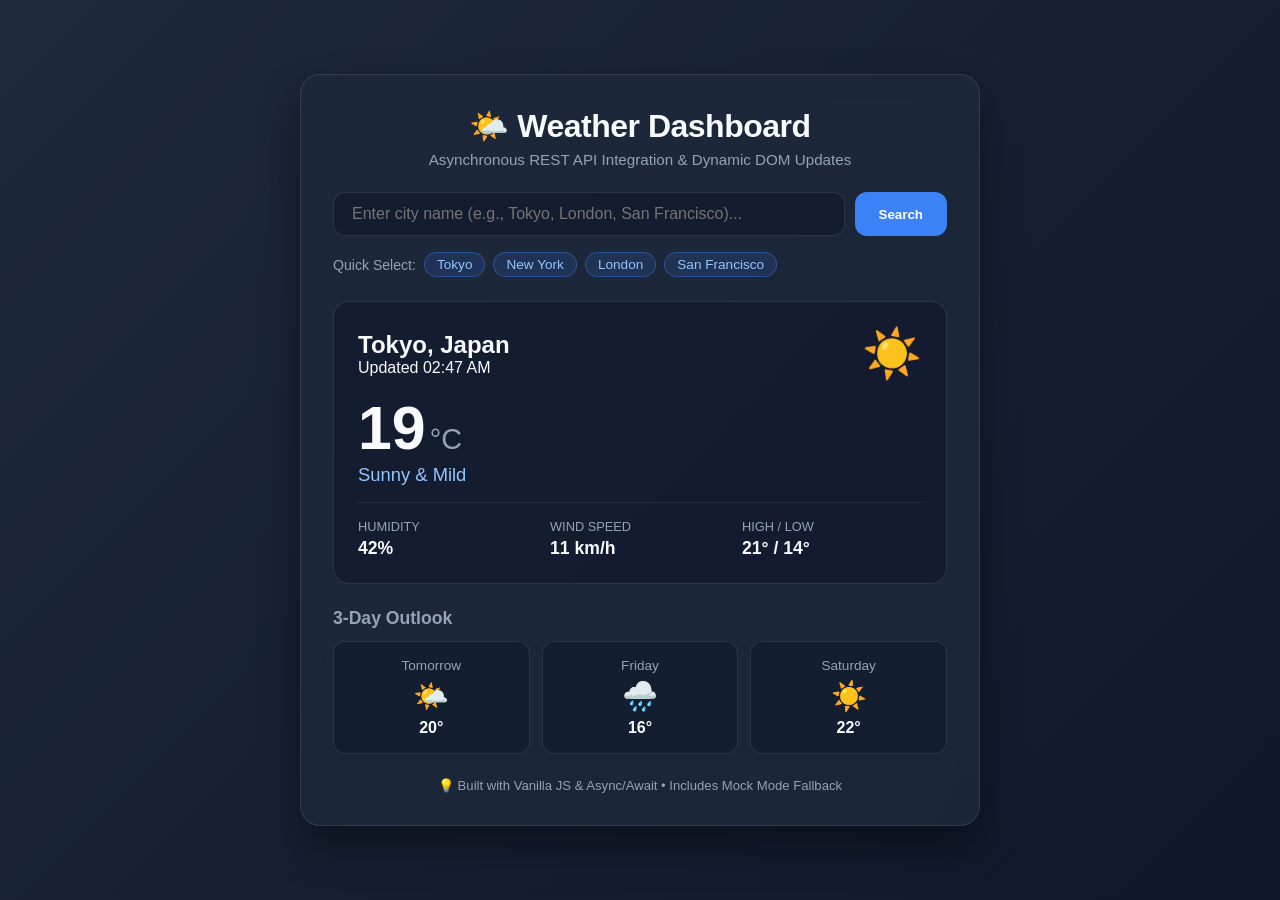
<file: beginner/02-weather-dashboard/src/index.html>
<!DOCTYPE html>
<html lang="en">
<head>
  <meta charset="UTF-8">
  <meta name="viewport" content="width=device-width, initial-scale=1.0">
  <title>Weather Dashboard | Practice Portfolio</title>
  <link rel="stylesheet" href="style.css">
</head>
<body>
  <div class="container">
    <header class="header">
      <h1>🌤️ Weather Dashboard</h1>
      <p class="subtitle">Asynchronous REST API Integration & Dynamic DOM Updates</p>
    </header>

    <div class="search-box">
      <input type="text" id="city-input" placeholder="Enter city name (e.g., Tokyo, London, San Francisco)..." autocomplete="off">
      <button id="search-btn">Search</button>
    </div>

    <div class="quick-cities">
      <span>Quick Select:</span>
      <button class="chip" data-city="Tokyo">Tokyo</button>
      <button class="chip" data-city="New York">New York</button>
      <button class="chip" data-city="London">London</button>
      <button class="chip" data-city="San Francisco">San Francisco</button>
    </div>

    <div id="status-message" class="status-banner hidden"></div>

    <main id="weather-display" class="weather-display hidden">
      <div class="card current-card">
        <div class="card-header">
          <div>
            <h2 id="city-name">City Name</h2>
            <p id="local-time" class="timestamp">Today</p>
          </div>
          <div id="weather-icon" class="weather-icon">☀️</div>
        </div>

        <div class="card-body">
          <div class="temp-display">
            <span id="current-temp" class="temperature">22</span><span class="unit">°C</span>
          </div>
          <p id="weather-desc" class="condition">Clear Sky</p>
        </div>

        <div class="card-details">
          <div class="detail-item">
            <span class="label">Humidity</span>
            <span id="humidity-val" class="value">45%</span>
          </div>
          <div class="detail-item">
            <span class="label">Wind Speed</span>
            <span id="wind-val" class="value">12 km/h</span>
          </div>
          <div class="detail-item">
            <span class="label">High / Low</span>
            <span id="temp-range" class="value">24° / 17°</span>
          </div>
        </div>
      </div>

      <section class="forecast-section">
        <h3>3-Day Outlook</h3>
        <div id="forecast-cards" class="forecast-grid"></div>
      </section>
    </main>

    <footer class="footer">
      <p>💡 Built with Vanilla JS & Async/Await • Includes Mock Mode Fallback</p>
    </footer>
  </div>

  <script src="app.js"></script>
</body>
</html>
</file>
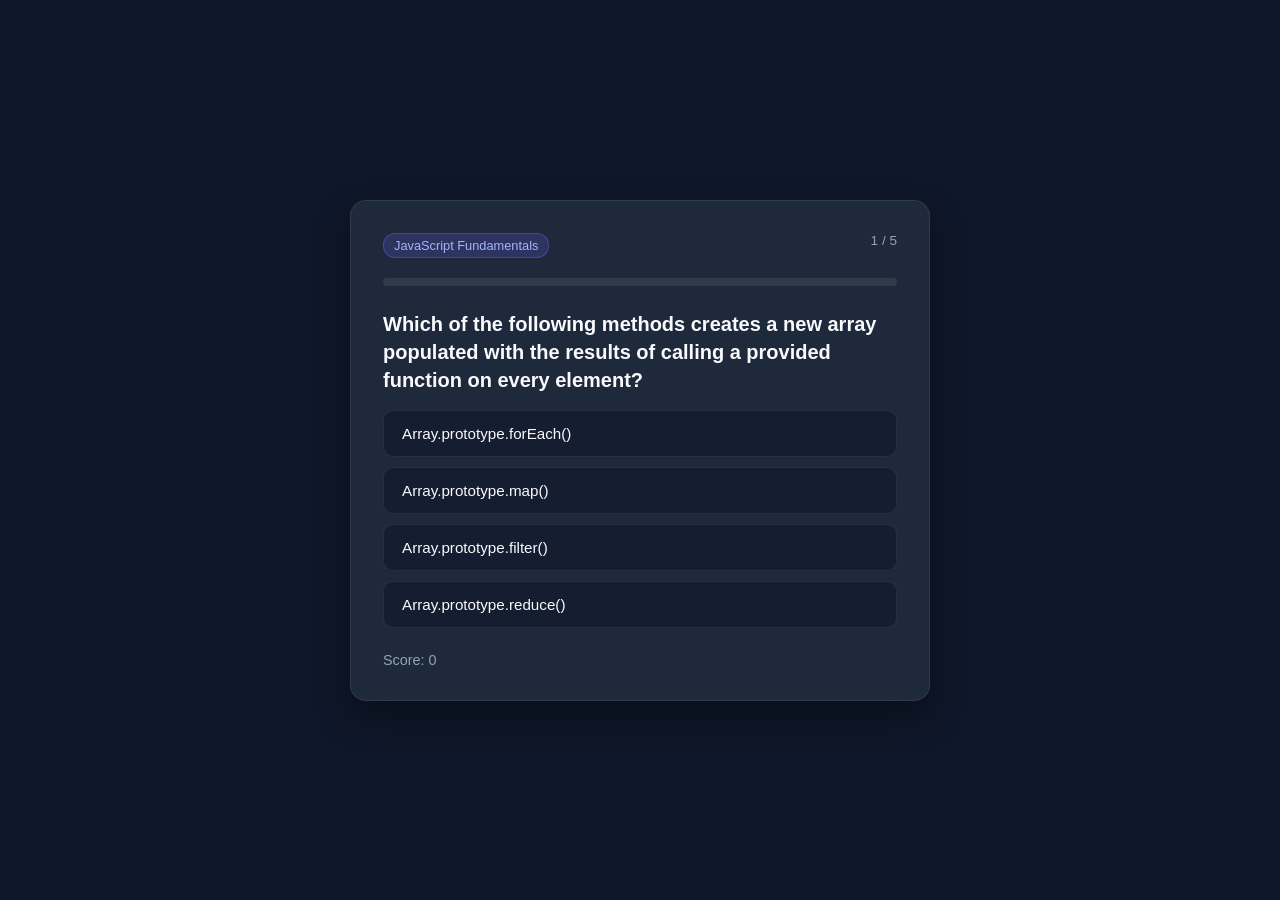
<file: beginner/03-interactive-quiz/src/index.html>
<!DOCTYPE html>
<html lang="en">
<head>
  <meta charset="UTF-8">
  <meta name="viewport" content="width=device-width, initial-scale=1.0">
  <title>Interactive Quiz | Practice Portfolio</title>
  <style>
    :root {
      --primary: #6366f1;
      --primary-hover: #4f46e5;
      --success: #22c55e;
      --error: #ef4444;
      --bg: #0f172a;
      --card-bg: #1e293b;
      --card-border: rgba(255, 255, 255, 0.08);
      --text: #f8fafc;
      --text-muted: #94a3b8;
    }
    * { box-sizing: border-box; margin: 0; padding: 0; font-family: -apple-system, BlinkMacSystemFont, "Segoe UI", Roboto, sans-serif; }
    body {
      background: var(--bg);
      color: var(--text);
      min-height: 100vh;
      display: flex;
      align-items: center;
      justify-content: center;
      padding: 20px;
    }
    .quiz-container {
      width: 100%;
      max-width: 580px;
      background: var(--card-bg);
      border: 1px solid var(--card-border);
      border-radius: 16px;
      padding: 32px;
      box-shadow: 0 16px 36px rgba(0,0,0,0.4);
    }
    .quiz-header {
      margin-bottom: 24px;
    }
    .badge {
      display: inline-block;
      padding: 4px 10px;
      background: rgba(99, 102, 241, 0.2);
      border: 1px solid rgba(99, 102, 241, 0.4);
      border-radius: 12px;
      font-size: 0.8rem;
      color: #a5b4fc;
      margin-bottom: 8px;
    }
    .progress-track {
      width: 100%;
      height: 8px;
      background: rgba(255,255,255,0.08);
      border-radius: 4px;
      margin-top: 12px;
      overflow: hidden;
    }
    .progress-fill {
      height: 100%;
      width: 0%;
      background: var(--primary);
      transition: width 0.3s ease;
    }
    .question-title {
      font-size: 1.25rem;
      font-weight: 600;
      line-height: 1.4;
      margin: 16px 0;
    }
    .options-list {
      display: flex;
      flex-direction: column;
      gap: 10px;
      margin-bottom: 24px;
    }
    .option-btn {
      text-align: left;
      padding: 14px 18px;
      background: rgba(15, 23, 42, 0.6);
      border: 1px solid var(--card-border);
      border-radius: 10px;
      color: var(--text);
      font-size: 0.95rem;
      cursor: pointer;
      transition: all 0.2s;
    }
    .option-btn:hover:not(:disabled) {
      border-color: var(--primary);
      background: rgba(99, 102, 241, 0.1);
    }
    .option-btn.correct {
      background: rgba(34, 197, 94, 0.2);
      border-color: var(--success);
      color: #86efac;
    }
    .option-btn.incorrect {
      background: rgba(239, 68, 68, 0.2);
      border-color: var(--error);
      color: #fca5a5;
    }
    .explanation-box {
      padding: 12px 16px;
      border-radius: 8px;
      background: rgba(15, 23, 42, 0.8);
      font-size: 0.9rem;
      color: var(--text-muted);
      margin-bottom: 20px;
    }
    .quiz-footer {
      display: flex;
      justify-content: space-between;
      align-items: center;
    }
    .primary-btn {
      padding: 12px 24px;
      background: var(--primary);
      color: white;
      border: none;
      border-radius: 10px;
      font-weight: 600;
      cursor: pointer;
      transition: background 0.2s;
    }
    .primary-btn:hover { background: var(--primary-hover); }
    .hidden { display: none !important; }
    .results-screen { text-align: center; padding: 20px 0; }
    .score-circle {
      width: 100px;
      height: 100px;
      border-radius: 50%;
      background: rgba(99, 102, 241, 0.15);
      border: 2px solid var(--primary);
      display: flex;
      align-items: center;
      justify-content: center;
      margin: 20px auto;
      font-size: 1.8rem;
      font-weight: 700;
    }
  </style>
</head>
<body>
  <div class="quiz-container">
    <div id="quiz-screen">
      <div class="quiz-header">
        <span id="category-badge" class="badge">Programming Basics</span>
        <span id="counter" style="float: right; color: var(--text-muted); font-size: 0.85rem;">1 / 5</span>
        <div class="progress-track">
          <div id="progress-fill" class="progress-fill"></div>
        </div>
      </div>

      <h2 id="question-text" class="question-title">Loading question...</h2>
      <div id="options-container" class="options-list"></div>
      <div id="explanation" class="explanation-box hidden"></div>

      <div class="quiz-footer">
        <span id="score-indicator" style="color: var(--text-muted); font-size: 0.9rem;">Score: 0</span>
        <button id="next-btn" class="primary-btn hidden">Next Question →</button>
      </div>
    </div>

    <div id="results-screen" class="results-screen hidden">
      <h2>🎉 Quiz Complete!</h2>
      <p style="color: var(--text-muted); margin-top: 6px;">Here is your final score:</p>
      <div id="final-score" class="score-circle">0/0</div>
      <p id="feedback-text" style="margin-bottom: 24px; font-size: 1.05rem;"></p>
      <button id="restart-btn" class="primary-btn">Try Again</button>
    </div>
  </div>

  <script src="quiz.js"></script>
</body>
</html>
</file>
<file: beginner/02-weather-dashboard/src/style.css>
:root {
  --primary: #3b82f6;
  --primary-hover: #2563eb;
  --bg-gradient: linear-gradient(135deg, #1e293b 0%, #0f172a 100%);
  --card-bg: rgba(30, 41, 59, 0.85);
  --card-border: rgba(255, 255, 255, 0.1);
  --text-main: #f8fafc;
  --text-muted: #94a3b8;
  --chip-bg: rgba(59, 130, 246, 0.15);
  --chip-border: rgba(59, 130, 246, 0.4);
}

* {
  box-sizing: border-box;
  margin: 0;
  padding: 0;
  font-family: -apple-system, BlinkMacSystemFont, "Segoe UI", Roboto, Helvetica, Arial, sans-serif;
}

body {
  background: var(--bg-gradient);
  color: var(--text-main);
  min-height: 100vh;
  display: flex;
  justify-content: center;
  align-items: center;
  padding: 24px;
}

.container {
  width: 100%;
  max-width: 680px;
  background: var(--card-bg);
  backdrop-filter: blur(12px);
  border: 1px solid var(--card-border);
  border-radius: 20px;
  padding: 32px;
  box-shadow: 0 20px 40px rgba(0, 0, 0, 0.4);
}

.header {
  text-align: center;
  margin-bottom: 24px;
}

.header h1 {
  font-size: 2rem;
  font-weight: 700;
  letter-spacing: -0.5px;
}

.subtitle {
  color: var(--text-muted);
  font-size: 0.95rem;
  margin-top: 6px;
}

.search-box {
  display: flex;
  gap: 10px;
  margin-bottom: 16px;
}

.search-box input {
  flex: 1;
  padding: 12px 18px;
  background: rgba(15, 23, 42, 0.6);
  border: 1px solid var(--card-border);
  border-radius: 12px;
  color: var(--text-main);
  font-size: 1rem;
  outline: none;
  transition: border-color 0.2s;
}

.search-box input:focus {
  border-color: var(--primary);
}

.search-box button {
  padding: 12px 24px;
  background: var(--primary);
  color: white;
  border: none;
  border-radius: 12px;
  font-weight: 600;
  cursor: pointer;
  transition: background 0.2s;
}

.search-box button:hover {
  background: var(--primary-hover);
}

.quick-cities {
  display: flex;
  align-items: center;
  flex-wrap: wrap;
  gap: 8px;
  margin-bottom: 24px;
  font-size: 0.88rem;
  color: var(--text-muted);
}

.chip {
  background: var(--chip-bg);
  border: 1px solid var(--chip-border);
  color: #93c5fd;
  padding: 4px 12px;
  border-radius: 20px;
  cursor: pointer;
  font-size: 0.85rem;
  transition: all 0.2s;
}

.chip:hover {
  background: rgba(59, 130, 246, 0.3);
}

.status-banner {
  padding: 12px;
  border-radius: 10px;
  text-align: center;
  margin-bottom: 20px;
  font-size: 0.95rem;
}

.status-banner.error {
  background: rgba(239, 68, 68, 0.2);
  border: 1px solid rgba(239, 68, 68, 0.4);
  color: #fca5a5;
}

.status-banner.loading {
  background: rgba(59, 130, 246, 0.15);
  border: 1px solid rgba(59, 130, 246, 0.3);
  color: #93c5fd;
}

.hidden {
  display: none !important;
}

.current-card {
  background: rgba(15, 23, 42, 0.6);
  border: 1px solid var(--card-border);
  border-radius: 16px;
  padding: 24px;
  margin-bottom: 24px;
}

.card-header {
  display: flex;
  justify-content: space-between;
  align-items: center;
}

.weather-icon {
  font-size: 3rem;
}

.card-body {
  margin: 16px 0;
}

.temp-display {
  display: flex;
  align-items: baseline;
}

.temperature {
  font-size: 3.8rem;
  font-weight: 800;
  line-height: 1;
}

.unit {
  font-size: 1.8rem;
  color: var(--text-muted);
  margin-left: 4px;
}

.condition {
  font-size: 1.15rem;
  color: #93c5fd;
  text-transform: capitalize;
  margin-top: 6px;
}

.card-details {
  display: grid;
  grid-template-columns: repeat(3, 1fr);
  gap: 12px;
  padding-top: 16px;
  border-top: 1px solid rgba(255, 255, 255, 0.08);
}

.detail-item {
  display: flex;
  flex-direction: column;
}

.detail-item .label {
  font-size: 0.8rem;
  color: var(--text-muted);
  text-transform: uppercase;
}

.detail-item .value {
  font-size: 1.1rem;
  font-weight: 600;
  margin-top: 4px;
}

.forecast-section h3 {
  font-size: 1.1rem;
  margin-bottom: 12px;
  color: var(--text-muted);
}

.forecast-grid {
  display: grid;
  grid-template-columns: repeat(3, 1fr);
  gap: 12px;
}

.forecast-card {
  background: rgba(15, 23, 42, 0.5);
  border: 1px solid var(--card-border);
  border-radius: 12px;
  padding: 16px;
  text-align: center;
}

.forecast-day {
  font-size: 0.85rem;
  color: var(--text-muted);
  margin-bottom: 6px;
}

.forecast-icon {
  font-size: 1.8rem;
  margin: 6px 0;
}

.forecast-temp {
  font-weight: 600;
  font-size: 1rem;
}

.footer {
  text-align: center;
  margin-top: 24px;
  font-size: 0.82rem;
  color: var(--text-muted);
}
</file>
